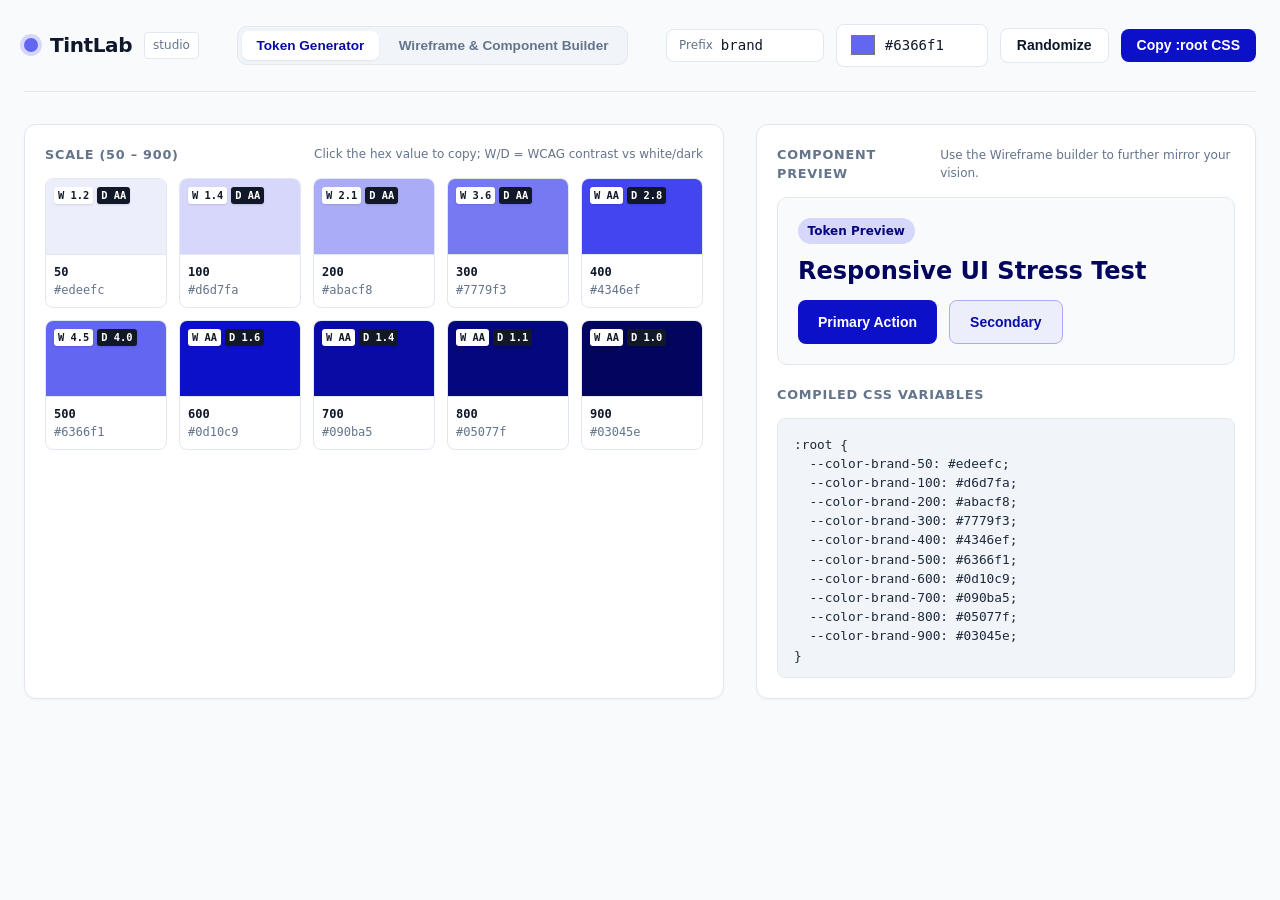
<file: index.html>
<!DOCTYPE html>
<html lang="en-US">
<head>
  <meta charset="UTF-8" />
  <meta name="viewport" content="width=device-width, initial-scale=1.0" />
  <title>TintLab — Design Token Studio</title>
  <link rel="stylesheet" href="studio/tokens.css" />
  <link rel="stylesheet" href="studio/studio.css" />
</head>
<body>

  <header>
    <div class="brand">
      <div class="brand-dot"></div>
      <h1>TintLab</h1>
      <span>studio</span>
    </div>

    <nav class="studio-tabs" role="tablist" aria-label="Studio Workspace">
      <button
        type="button"
        class="tab-btn active"
        id="tab-tokens"
        role="tab"
        aria-selected="true"
        aria-controls="panel-tokens"
      >
        Token Generator
      </button>
      <button
        type="button"
        class="tab-btn"
        id="tab-builder"
        role="tab"
        aria-selected="false"
        aria-controls="panel-builder"
      >
        Wireframe & Component Builder
      </button>
    </nav>

    <div class="controls">
      <div class="control-group">
        <label class="control-label" for="tokenPrefix">Prefix</label>
        <input type="text" id="tokenPrefix" value="brand" aria-label="Token Prefix" />
      </div>

      <div class="control-group">
        <input type="color" id="baseColorPicker" value="#6366f1" aria-label="Pick Base Color" />
        <input type="text" id="baseHexInput" value="#6366f1" maxlength="7" aria-label="Hex Color Value" />
      </div>

      <button class="secondary" id="randomColorBtn" type="button">Randomize</button>
      <button id="copyCssBtn" type="button">Copy :root CSS</button>
    </div>
  </header>

  <!-- TAB 1: Token Generator & WCAG Contrast Scale -->
  <main class="grid-layout tab-panel" id="panel-tokens" role="tabpanel" aria-labelledby="tab-tokens">
    <section class="panel">
      <div class="panel-title">
        <span>Scale (50 – 900)</span>
        <span class="panel-subtitle">Click the hex value to copy; W/D = WCAG contrast vs white/dark</span>
      </div>
      <div class="swatch-grid" id="swatchGrid"></div>
    </section>

    <section class="panel">
      <div class="panel-title">
        <span>Component Preview</span>
        <span class="panel-subtitle">Use the Wireframe builder to further mirror your vision.</span>
      </div>

      <div class="poc-preview">
        <span class="poc-tag">Token Preview</span>
        <h2>Responsive UI Stress Test</h2>
        <div class="poc-actions">
          <button class="poc-btn-primary" type="button">Primary Action</button>
          <button class="poc-btn-outline" type="button">Secondary</button>
        </div>
      </div>

      <div class="panel-title">
        <span>Compiled CSS Variables</span>
        <span class="status-text" id="copyStatus"></span>
      </div>
      <pre id="cssOutput"></pre>
    </section>
  </main>

  <!-- TAB 2: Wireframe Builder & Live Code Executor -->
  <main class="builder-layout tab-panel" id="panel-builder" role="tabpanel" aria-labelledby="tab-builder" hidden>
    <!-- Left Column: Top 10 Components (2 tabs x 5 rows) & 375px Canvas -->
    <section class="panel">
      <div class="panel-title">
        <span>Wireframe Component Builder</span>
        <div class="palette-tabs" role="tablist" aria-label="Component Table Pages">
          <button
            type="button"
            class="palette-tab-btn active"
            id="palette-tab-1"
            role="tab"
            aria-selected="true"
            aria-controls="palette-page-1"
          >
            1-5
          </button>
          <button
            type="button"
            class="palette-tab-btn"
            id="palette-tab-2"
            role="tab"
            aria-selected="false"
            aria-controls="palette-page-2"
          >
            6-10
          </button>
        </div>
      </div>

      <table class="component-table" aria-label="Drag and drop wireframe components">
        <thead>
          <tr>
            <th scope="col">#</th>
            <th scope="col">Component (Drag to Canvas)</th>
          </tr>
        </thead>
        <tbody id="palette-page-1" class="palette-page" role="tabpanel" aria-labelledby="palette-tab-1"></tbody>
        <tbody id="palette-page-2" class="palette-page" role="tabpanel" aria-labelledby="palette-tab-2" hidden></tbody>
      </table>

      <div class="panel-title canvas-header">
        <span>Canvas (375px for Mobile-first)</span>
        <div class="inline-actions">
          <button type="button" class="secondary btn-sm" id="clearCanvasBtn">Clear</button>
          <button type="button" class="btn-sm" id="loadWireframeHtmlBtn">Load to HTML</button>
        </div>
      </div>

      <div class="canvas-wrapper">
        <div id="canvas" aria-label="Wireframe Drop Canvas"></div>
      </div>
    </section>

    <!-- Middle Column: HTML / CSS / JS Editors -->
    <section class="panel code-editor-panel">
      <div class="panel-title">
        <span>HTML</span>
        <div class="inline-actions">
          <button type="button" class="secondary btn-sm" id="syncFromCanvasBtn">From Canvas</button>
          <button type="button" class="secondary btn-sm" id="clearHtmlBtn">Clear</button>
        </div>
      </div>
      <textarea
        id="html-input"
        spellcheck="false"
        placeholder="<button class='wf-btn-primary'>Click me</button>"
      ></textarea>

      <div class="panel-title">
        <span>CSS</span>
        <div class="inline-actions">
          <button type="button" class="secondary btn-sm" id="loadTokenCssBtn">+ Design Tokens</button>
          <button type="button" class="secondary btn-sm" id="clearCssBtn">Clear</button>
        </div>
      </div>
      <textarea
        id="css-input"
        spellcheck="false"
        placeholder="h1 { color: var(--color-brand-700); }"
      ></textarea>

      <div class="panel-title">
        <span>JavaScript</span>
        <div class="inline-actions">
          <button type="button" class="secondary btn-sm" id="clearJsBtn">Clear</button>
        </div>
      </div>
      <textarea
        id="js-input"
        spellcheck="false"
        placeholder="document.querySelector('button')?.addEventListener('click', () => alert('Clicked'));"
      ></textarea>
    </section>

    <!-- Right Column: Sandboxed Live Output Frame -->
    <section class="panel preview-panel">
      <div class="panel-title">
        <span>Preview</span>
        <div class="inline-actions">
          <button type="button" class="secondary btn-sm" id="clearPreviewBtn">Clear Preview</button>
          <button type="button" class="secondary btn-sm" id="exportBundleBtn">Copy HTML</button>
        </div>
      </div>
      <iframe id="results-output" title="Live Code Preview" sandbox="allow-scripts"></iframe>
    </section>
  </main>

  <script src="studio/tokens.js" defer></script>
  <script src="studio/builder.js" defer></script>
  <script src="studio/runner.js" defer></script>
  <script src="studio/studio.js" defer></script>
</body>
</html>
</file>
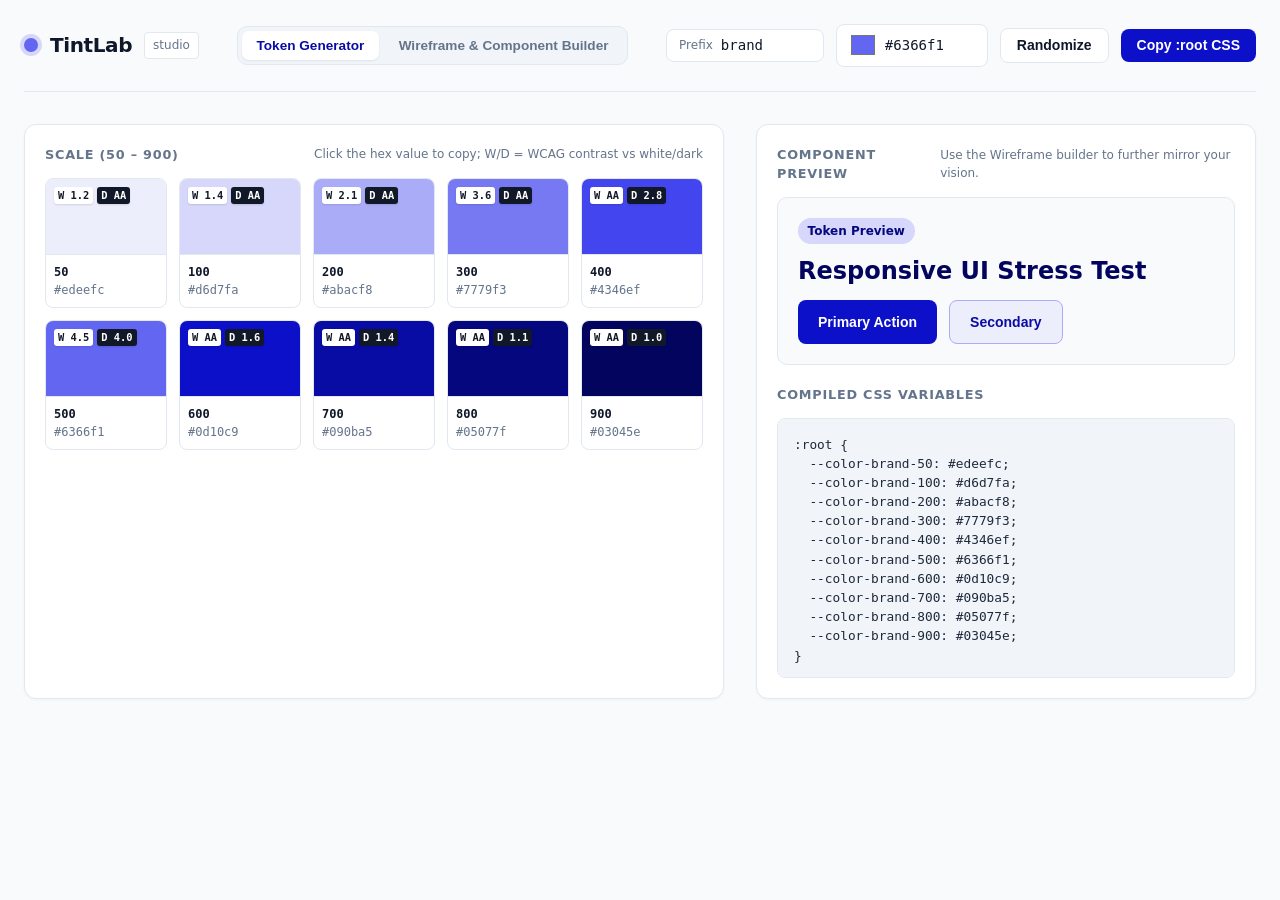
<file: studio/index.html>
<!DOCTYPE html>
<html lang="en-US">
<head>
  <meta charset="UTF-8" />
  <meta name="viewport" content="width=device-width, initial-scale=1.0" />
  <title>TintLab — Design Token Studio</title>
  <link rel="stylesheet" href="./tokens.css" />
  <link rel="stylesheet" href="./studio.css" />
</head>
<body>

  <header>
    <div class="brand">
      <div class="brand-dot"></div>
      <h1>TintLab</h1>
      <span>studio</span>
    </div>

    <nav class="studio-tabs" role="tablist" aria-label="Studio Workspace">
      <button
        type="button"
        class="tab-btn active"
        id="tab-tokens"
        role="tab"
        aria-selected="true"
        aria-controls="panel-tokens"
      >
        Token Generator
      </button>
      <button
        type="button"
        class="tab-btn"
        id="tab-builder"
        role="tab"
        aria-selected="false"
        aria-controls="panel-builder"
      >
        Wireframe & Component Builder
      </button>
    </nav>

    <div class="controls">
      <div class="control-group">
        <label class="control-label" for="tokenPrefix">Prefix</label>
        <input type="text" id="tokenPrefix" value="brand" aria-label="Token Prefix" />
      </div>

      <div class="control-group">
        <input type="color" id="baseColorPicker" value="#6366f1" aria-label="Pick Base Color" />
        <input type="text" id="baseHexInput" value="#6366f1" maxlength="7" aria-label="Hex Color Value" />
      </div>

      <button class="secondary" id="randomColorBtn" type="button">Randomize</button>
      <button id="copyCssBtn" type="button">Copy :root CSS</button>
    </div>
  </header>

  <!-- TAB 1: Token Generator & WCAG Contrast Scale -->
  <main class="grid-layout tab-panel" id="panel-tokens" role="tabpanel" aria-labelledby="tab-tokens">
    <section class="panel">
      <div class="panel-title">
        <span>Scale (50 – 900)</span>
        <span class="panel-subtitle">Click the hex value to copy; W/D = WCAG contrast vs white/dark</span>
      </div>
      <div class="swatch-grid" id="swatchGrid"></div>
    </section>

    <section class="panel">
      <div class="panel-title">
        <span>Component Preview</span>
        <span class="panel-subtitle">Use the Wireframe builder to further mirror your vision.</span>
      </div>

      <div class="poc-preview">
        <span class="poc-tag">Token Preview</span>
        <h2>Responsive UI Stress Test</h2>
        <div class="poc-actions">
          <button class="poc-btn-primary" type="button">Primary Action</button>
          <button class="poc-btn-outline" type="button">Secondary</button>
        </div>
      </div>

      <div class="panel-title">
        <span>Compiled CSS Variables</span>
        <span class="status-text" id="copyStatus"></span>
      </div>
      <pre id="cssOutput"></pre>
    </section>
  </main>

  <!-- TAB 2: Wireframe Builder & Live Code Executor -->
  <main class="builder-layout tab-panel" id="panel-builder" role="tabpanel" aria-labelledby="tab-builder" hidden>
    <!-- Left Column: Top 10 Components (2 tabs x 5 rows) & 375px Canvas -->
    <section class="panel">
      <div class="panel-title">
        <span>Wireframe Component Builder</span>
        <div class="palette-tabs" role="tablist" aria-label="Component Table Pages">
          <button
            type="button"
            class="palette-tab-btn active"
            id="palette-tab-1"
            role="tab"
            aria-selected="true"
            aria-controls="palette-page-1"
          >
            1-5
          </button>
          <button
            type="button"
            class="palette-tab-btn"
            id="palette-tab-2"
            role="tab"
            aria-selected="false"
            aria-controls="palette-page-2"
          >
            6-10
          </button>
        </div>
      </div>

      <table class="component-table" aria-label="Drag and drop wireframe components">
        <thead>
          <tr>
            <th scope="col">#</th>
            <th scope="col">Component (Drag to Canvas)</th>
          </tr>
        </thead>
        <tbody id="palette-page-1" class="palette-page" role="tabpanel" aria-labelledby="palette-tab-1"></tbody>
        <tbody id="palette-page-2" class="palette-page" role="tabpanel" aria-labelledby="palette-tab-2" hidden></tbody>
      </table>

      <div class="panel-title canvas-header">
        <span>Canvas (375px for Mobile-first)</span>
        <div class="inline-actions">
          <button type="button" class="secondary btn-sm" id="clearCanvasBtn">Clear</button>
          <button type="button" class="btn-sm" id="loadWireframeHtmlBtn">Load to HTML</button>
        </div>
      </div>

      <div class="canvas-wrapper">
        <div id="canvas" aria-label="Wireframe Drop Canvas"></div>
      </div>
    </section>

    <!-- Middle Column: HTML / CSS / JS Editors -->
    <section class="panel code-editor-panel">
      <div class="panel-title">
        <span>HTML</span>
        <div class="inline-actions">
          <button type="button" class="secondary btn-sm" id="syncFromCanvasBtn">From Canvas</button>
          <button type="button" class="secondary btn-sm" id="clearHtmlBtn">Clear</button>
        </div>
      </div>
      <textarea
        id="html-input"
        spellcheck="false"
        placeholder="<button class='wf-btn-primary'>Click me</button>"
      ></textarea>

      <div class="panel-title">
        <span>CSS</span>
        <div class="inline-actions">
          <button type="button" class="secondary btn-sm" id="loadTokenCssBtn">+ Design Tokens</button>
          <button type="button" class="secondary btn-sm" id="clearCssBtn">Clear</button>
        </div>
      </div>
      <textarea
        id="css-input"
        spellcheck="false"
        placeholder="h1 { color: var(--color-brand-700); }"
      ></textarea>

      <div class="panel-title">
        <span>JavaScript</span>
        <div class="inline-actions">
          <button type="button" class="secondary btn-sm" id="clearJsBtn">Clear</button>
        </div>
      </div>
      <textarea
        id="js-input"
        spellcheck="false"
        placeholder="document.querySelector('button')?.addEventListener('click', () => alert('Clicked'));"
      ></textarea>
    </section>

    <!-- Right Column: Sandboxed Live Output Frame -->
    <section class="panel preview-panel">
      <div class="panel-title">
        <span>Preview</span>
        <div class="inline-actions">
          <button type="button" class="secondary btn-sm" id="clearPreviewBtn">Clear Preview</button>
          <button type="button" class="secondary btn-sm" id="exportBundleBtn">Copy HTML</button>
        </div>
      </div>
      <iframe id="results-output" title="Live Code Preview" sandbox="allow-scripts"></iframe>
    </section>
  </main>

  <script src="./tokens.js" defer></script>
  <script src="./builder.js" defer></script>
  <script src="./runner.js" defer></script>
  <script src="./studio.js" defer></script>
</body>
</html>
</file>
<file: studio/tokens.css>
:root {
  /* Studio Light Theme Surfaces & Typography */
  --studio-bg: #f8fafc;
  --studio-surface: #ffffff;
  --studio-surface-subtle: #f1f5f9;
  --studio-border: #e2e8f0;
  --studio-text: #0f172a;
  --studio-muted: #64748b;
  --studio-code-bg: #f1f5f9;
  --studio-code-text: #1e293b;
  --studio-success: #059669;

  --font-sans: system-ui, -apple-system, BlinkMacSystemFont, "Segoe UI", Roboto, sans-serif;
  --font-mono: ui-monospace, SFMono-Regular, Menlo, Monaco, Consolas, monospace;

  /* Dynamic Generated Tokens (Updated live by color-picker.js) */
  --color-brand-50: #eef2ff;
  --color-brand-100: #e0e7ff;
  --color-brand-200: #c7d2fe;
  --color-brand-300: #a5b4fc;
  --color-brand-400: #818cf8;
  --color-brand-500: #6366f1;
  --color-brand-600: #4f46e5;
  --color-brand-700: #4338ca;
  --color-brand-800: #3730a3;
  --color-brand-900: #312e81;
}
</file>
<file: studio/studio.css>
* {
  box-sizing: border-box;
  margin: 0;
  padding: 0;
}

body {
  background-color: var(--studio-bg);
  color: var(--studio-text);
  font-family: var(--font-sans);
  line-height: 1.5;
  padding: 1.5rem;
}

header {
  display: flex;
  flex-wrap: wrap;
  justify-content: space-between;
  align-items: center;
  gap: 1rem;
  padding-bottom: 1.5rem;
  border-bottom: 1px solid var(--studio-border);
  margin-bottom: 2rem;
}

.brand {
  display: flex;
  align-items: center;
  gap: 0.75rem;
}

.brand-dot {
  width: 14px;
  height: 14px;
  border-radius: 50%;
  background: var(--color-brand-500);
  box-shadow: 0 0 0 4px var(--color-brand-100);
}

.brand h1 {
  font-size: 1.25rem;
  font-weight: 700;
  letter-spacing: -0.02em;
}

.brand span {
  font-size: 0.75rem;
  color: var(--studio-muted);
  background: var(--studio-surface);
  padding: 0.2rem 0.5rem;
  border-radius: 4px;
  border: 1px solid var(--studio-border);
}

/* Studio Mode Tabs */
.studio-tabs {
  display: flex;
  align-items: center;
  gap: 0.35rem;
  background: var(--studio-surface-subtle);
  border: 1px solid var(--studio-border);
  padding: 0.25rem;
  border-radius: 10px;
}

.tab-btn {
  background: transparent;
  color: var(--studio-muted);
  border: none;
  padding: 0.45rem 0.9rem;
  border-radius: 7px;
  font-size: 0.85rem;
  font-weight: 600;
}

.tab-btn:hover {
  color: var(--studio-text);
  opacity: 1;
}

.tab-btn.active {
  background: var(--studio-surface);
  color: var(--color-brand-700);
  box-shadow: 0 1px 2px rgba(15, 23, 42, 0.08);
}

.controls {
  display: flex;
  flex-wrap: wrap;
  align-items: center;
  gap: 0.75rem;
}

.control-group {
  display: flex;
  align-items: center;
  gap: 0.5rem;
  background: var(--studio-surface);
  border: 1px solid var(--studio-border);
  padding: 0.4rem 0.75rem;
  border-radius: 8px;
}

.control-label {
  font-size: 0.75rem;
  color: var(--studio-muted);
}

input[type="color"] {
  border: none;
  width: 28px;
  height: 28px;
  background: transparent;
  cursor: pointer;
}

input[type="text"] {
  background: transparent;
  border: none;
  color: var(--studio-text);
  font-family: var(--font-mono);
  font-size: 0.875rem;
  width: 90px;
  outline: none;
}

button {
  background: var(--color-brand-600);
  color: #ffffff;
  border: none;
  padding: 0.55rem 1rem;
  border-radius: 8px;
  font-weight: 600;
  font-size: 0.875rem;
  cursor: pointer;
  transition: opacity 0.15s ease, background-color 0.15s ease;
}

button:hover {
  opacity: 0.92;
}

button.secondary {
  background: var(--studio-surface);
  border: 1px solid var(--studio-border);
  color: var(--studio-text);
}

button.secondary:hover {
  background: var(--studio-surface-subtle);
}

button.btn-sm {
  padding: 0.3rem 0.65rem;
  font-size: 0.75rem;
  border-radius: 6px;
}

.inline-actions {
  display: flex;
  gap: 0.4rem;
}

.tab-panel[hidden] {
  display: none;
}

.grid-layout {
  display: grid;
  grid-template-columns: 1fr;
  gap: 2rem;
}

@media (min-width: 960px) {
  .grid-layout {
    grid-template-columns: 1.4fr 1fr;
  }
}

.panel {
  background: var(--studio-surface);
  border: 1px solid var(--studio-border);
  border-radius: 12px;
  padding: 1.25rem;
  box-shadow: 0 1px 3px rgba(15, 23, 42, 0.04);
}

.panel-title {
  font-size: 0.8rem;
  font-weight: 600;
  text-transform: uppercase;
  letter-spacing: 0.06em;
  color: var(--studio-muted);
  margin-bottom: 0.85rem;
  display: flex;
  justify-content: space-between;
  align-items: center;
  gap: 0.5rem;
}

.canvas-header {
  margin-top: 1.15rem;
}

.panel-subtitle {
  font-size: 0.75rem;
  text-transform: none;
  letter-spacing: normal;
  font-weight: 400;
}

.status-text {
  color: var(--studio-success);
  font-size: 0.75rem;
  text-transform: none;
  letter-spacing: normal;
}

/* Swatch Scale Grid */
.swatch-grid {
  display: grid;
  grid-template-columns: repeat(auto-fill, minmax(115px, 1fr));
  gap: 0.75rem;
}

.swatch-card {
  border-radius: 8px;
  overflow: hidden;
  border: 1px solid var(--studio-border);
  background: var(--studio-surface);
}

.swatch-color {
  height: 76px;
  padding: 0.5rem;
  display: flex;
  flex-direction: column;
  justify-content: space-between;
  font-family: var(--font-mono);
  font-size: 0.7rem;
  border-bottom: 1px solid var(--studio-border);
}

.contrast-badges {
  display: flex;
  gap: 4px;
}

.badge {
  padding: 1px 4px;
  border-radius: 3px;
  font-weight: 700;
  font-size: 0.65rem;
  box-shadow: 0 1px 2px rgba(0, 0, 0, 0.12);
}

.swatch-meta {
  padding: 0.5rem;
  font-family: var(--font-mono);
  font-size: 0.75rem;
}

.swatch-step {
  font-weight: 700;
  color: var(--studio-text);
}

.swatch-hex {
  color: var(--studio-muted);
  cursor: pointer;
}

.swatch-hex:hover {
  color: var(--color-brand-600);
}

/* Live POC Preview Card */
.poc-preview {
  background: var(--studio-bg);
  color: var(--studio-text);
  border: 1px solid var(--studio-border);
  border-radius: 10px;
  padding: 1.25rem;
  display: flex;
  flex-direction: column;
  gap: 0.85rem;
  margin-bottom: 1.25rem;
}

.poc-tag {
  display: inline-block;
  width: fit-content;
  background: var(--color-brand-100);
  color: var(--color-brand-800);
  font-size: 0.75rem;
  font-weight: 600;
  padding: 0.25rem 0.6rem;
  border-radius: 999px;
}

.poc-preview h2 {
  font-size: clamp(1.2rem, 2.5vw, 1.5rem);
  line-height: 1.2;
  color: var(--color-brand-900);
}

.poc-actions {
  display: flex;
  gap: 0.75rem;
  flex-wrap: wrap;
}

.poc-btn-primary {
  background: var(--color-brand-600);
  color: #ffffff;
  min-height: 44px;
  padding: 0 1.25rem;
}

.poc-btn-outline {
  background: var(--color-brand-50);
  color: var(--color-brand-700);
  border: 1px solid var(--color-brand-200);
  min-height: 44px;
  padding: 0 1.25rem;
}

pre {
  background: var(--studio-code-bg);
  border: 1px solid var(--studio-border);
  border-radius: 8px;
  padding: 1rem;
  font-family: var(--font-mono);
  font-size: 0.8rem;
  color: var(--studio-code-text);
  overflow-x: auto;
  max-height: 260px;
}

/* --- TAB 2: Wireframe Builder & Code Executor --- */
.builder-layout {
  display: grid;
  grid-template-columns: 1fr;
  gap: 1.5rem;
  align-items: start;
}

@media (min-width: 1120px) {
  .builder-layout {
    grid-template-columns: 415px 1fr 1fr;
  }
}

.palette-tabs {
  display: flex;
  gap: 0.25rem;
  background: var(--studio-surface-subtle);
  border: 1px solid var(--studio-border);
  padding: 0.15rem;
  border-radius: 7px;
}

.palette-tab-btn {
  background: transparent;
  color: var(--studio-muted);
  padding: 0.2rem 0.55rem;
  font-size: 0.72rem;
  border-radius: 5px;
}

.palette-tab-btn.active {
  background: var(--studio-surface);
  color: var(--color-brand-700);
  box-shadow: 0 1px 2px rgba(15, 23, 42, 0.08);
}

.component-table {
  width: 100%;
  border-collapse: collapse;
  font-size: 0.8rem;
}

.component-table th {
  text-align: left;
  font-size: 0.7rem;
  text-transform: uppercase;
  letter-spacing: 0.04em;
  color: var(--studio-muted);
  border-bottom: 1px solid var(--studio-border);
  padding: 0 0.35rem 0.45rem;
}

.component-table td {
  border-bottom: 1px solid var(--studio-border);
  padding: 0.32rem 0.35rem;
  vertical-align: middle;
}

.component-table tbody[hidden] {
  display: none;
}

.rank-cell {
  width: 28px;
  font-family: var(--font-mono);
  font-size: 0.75rem;
  color: var(--studio-muted);
  text-align: center;
}

.component-preset {
  background: var(--studio-bg);
  border: 1px dashed var(--color-brand-400);
  color: var(--studio-text);
  border-radius: 6px;
  padding: 0.42rem 0.65rem;
  font-size: 0.8rem;
  font-weight: 600;
  cursor: grab;
  user-select: none;
  transition: background-color 0.15s ease, border-color 0.15s ease, color 0.15s ease;
}

.component-preset:hover {
  background: var(--color-brand-50);
  border-color: var(--color-brand-600);
  color: var(--color-brand-800);
}

.component-preset:active {
  cursor: grabbing;
}

.canvas-wrapper {
  display: flex;
  justify-content: center;
  background: var(--studio-bg);
  border: 1px solid var(--studio-border);
  border-radius: 10px;
  padding: 0.75rem;
}

#canvas {
  width: 375px;
  min-height: 360px;
  background: var(--studio-surface);
  border: 1px solid var(--studio-border);
  border-radius: 8px;
  padding: 0.85rem;
  box-shadow: 0 2px 8px rgba(15, 23, 42, 0.05);
  transition: outline 0.15s ease, background-color 0.15s ease;
}

#canvas.drag-over {
  outline: 2px dashed var(--color-brand-500);
  background: var(--color-brand-50);
}

/* Canvas Wireframe Block Preview Styles */
#canvas .wf-header,
#canvas .wf-footer {
  display: flex;
  justify-content: space-between;
  align-items: center;
  padding: 0.65rem 0.85rem;
  background: var(--color-brand-700);
  color: #ffffff;
  border-radius: 6px;
  font-size: 0.85rem;
  margin-bottom: 0.65rem;
}

#canvas .wf-header a,
#canvas .wf-footer a {
  color: var(--color-brand-100);
  text-decoration: none;
  font-size: 0.75rem;
}

#canvas .wf-hero {
  background: var(--color-brand-50);
  border: 1px solid var(--color-brand-200);
  border-radius: 8px;
  padding: 1rem;
  margin-bottom: 0.65rem;
}

#canvas .wf-badge {
  display: inline-block;
  background: var(--color-brand-100);
  color: var(--color-brand-800);
  font-size: 0.65rem;
  font-weight: 700;
  padding: 0.15rem 0.5rem;
  border-radius: 999px;
}

#canvas .wf-hero h2 {
  font-size: 1.05rem;
  color: var(--color-brand-900);
  margin: 0.4rem 0 0.25rem;
}

#canvas .wf-hero p,
#canvas .wf-card p {
  font-size: 0.8rem;
  color: var(--studio-muted);
}

#canvas .wf-actions,
#canvas .wf-field,
#canvas .wf-list,
#canvas .wf-inline,
#canvas .wf-tabs {
  margin-bottom: 0.65rem;
}

#canvas .wf-btn-primary {
  background: var(--color-brand-600);
  color: #ffffff;
  min-height: 44px;
  padding: 0 1.1rem;
  font-size: 0.85rem;
}

#canvas .wf-card {
  background: var(--studio-surface);
  border: 1px solid var(--studio-border);
  border-radius: 8px;
  padding: 0.85rem;
  margin-bottom: 0.65rem;
}

#canvas .wf-card h3 {
  font-size: 0.9rem;
  color: var(--color-brand-800);
  margin-bottom: 0.25rem;
}

#canvas .wf-label {
  display: block;
  font-size: 0.75rem;
  font-weight: 600;
  margin-bottom: 0.2rem;
}

#canvas .wf-input {
  width: 100%;
  min-height: 36px;
  padding: 0.35rem 0.55rem;
  border: 1px solid var(--studio-border);
  border-radius: 6px;
  font-size: 0.8rem;
}

#canvas .wf-list {
  padding-left: 1.15rem;
  font-size: 0.8rem;
}

#canvas .wf-alert {
  background: var(--color-brand-50);
  border-left: 3px solid var(--color-brand-600);
  color: var(--color-brand-900);
  padding: 0.6rem 0.75rem;
  border-radius: 6px;
  font-size: 0.8rem;
}

#canvas .wf-tabs {
  display: flex;
  gap: 0.35rem;
}

#canvas .wf-tab {
  background: var(--studio-surface-subtle);
  color: var(--studio-text);
  border: 1px solid var(--studio-border);
  padding: 0.3rem 0.6rem;
  font-size: 0.75rem;
}

#canvas .wf-tab.active {
  background: var(--color-brand-600);
  border-color: var(--color-brand-600);
  color: #ffffff;
}

/* Code Editor Textareas & Preview Frame */
.code-editor-panel textarea {
  width: 100%;
  height: 155px;
  background: var(--studio-code-bg);
  color: var(--studio-code-text);
  border: 1px solid var(--studio-border);
  border-radius: 8px;
  padding: 0.75rem;
  font-family: var(--font-mono);
  font-size: 0.8rem;
  line-height: 1.45;
  resize: vertical;
  margin-bottom: 1.1rem;
  outline: none;
}

.code-editor-panel textarea:focus {
  border-color: var(--color-brand-500);
  box-shadow: 0 0 0 3px var(--color-brand-100);
}

.code-editor-panel textarea:last-of-type {
  margin-bottom: 0;
}

#results-output {
  width: 100%;
  height: 590px;
  border: 1px solid var(--studio-border);
  border-radius: 8px;
  background: #ffffff;
}
</file>
